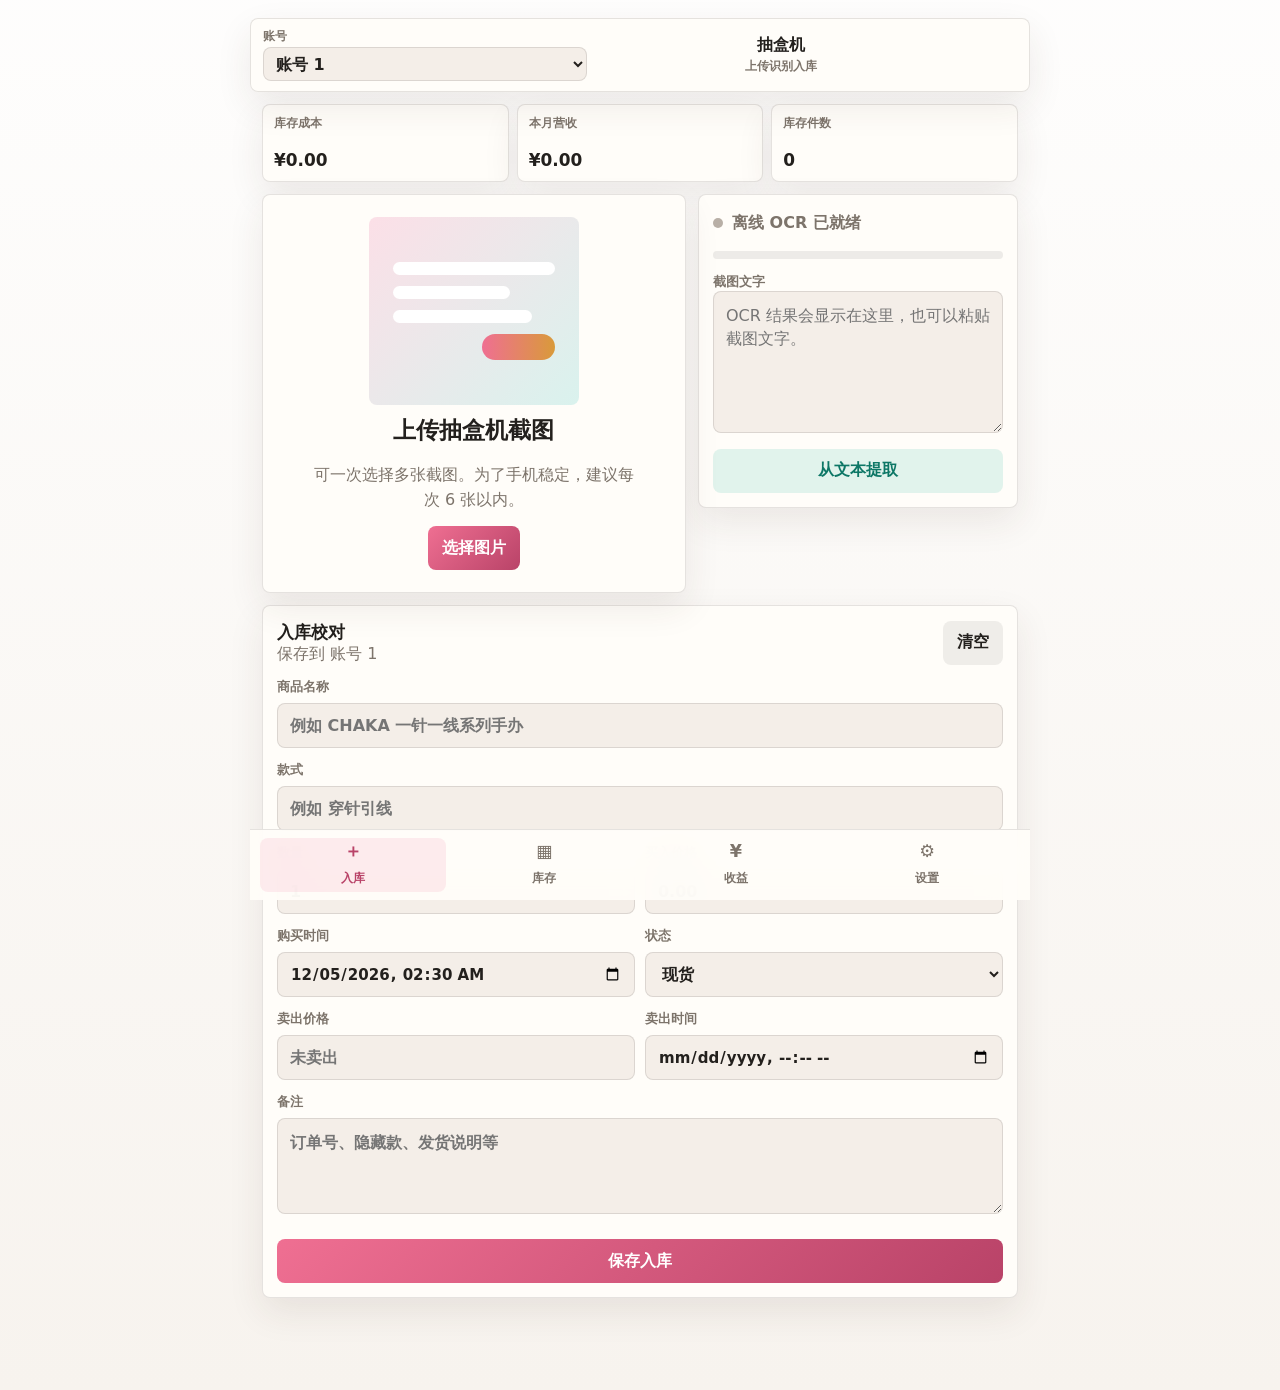
<file: index.html>
<!doctype html>
<html lang="zh-CN">
  <head>
    <meta charset="UTF-8" />
    <meta name="viewport" content="width=device-width, initial-scale=1.0, maximum-scale=1.0, viewport-fit=cover" />
    <meta name="theme-color" content="#f7f3ee" />
    <meta name="apple-mobile-web-app-capable" content="yes" />
    <meta name="apple-mobile-web-app-title" content="抽盒机" />
    <meta name="apple-mobile-web-app-status-bar-style" content="default" />
    <title>抽盒机记录器</title>
    <link rel="manifest" href="manifest.webmanifest" />
    <link rel="icon" href="icons/icon.svg" type="image/svg+xml" />
    <link rel="apple-touch-icon" href="icons/apple-touch-icon.png" />
    <link rel="stylesheet" href="styles.css" />
  </head>
  <body>
    <main class="app-shell">
      <header class="app-header">
        <label class="account-switcher" aria-label="当前账号">
          <span>账号</span>
          <select id="activeAccountSelect"></select>
        </label>
        <div class="header-title">
          <strong>抽盒机</strong>
          <span id="headerHint">上传识别入库</span>
        </div>
        <button class="icon-action hidden" type="button" id="installButton" aria-label="安装到手机桌面">↓</button>
      </header>

      <section class="summary-strip" aria-label="当前账号汇总">
        <div>
          <span id="spendLabel">库存成本</span>
          <strong id="monthTotal">¥0.00</strong>
        </div>
        <div>
          <span>本月营收</span>
          <strong id="monthRevenueTotal">¥0.00</strong>
        </div>
        <div>
          <span>库存件数</span>
          <strong id="entryCount">0</strong>
        </div>
      </section>

      <section class="tab-panel active" id="tabCapture" data-tab-panel="capture" aria-label="上传图片识别入库">
        <section class="upload-zone" id="dropZone">
          <input id="imageInput" type="file" accept="image/*" multiple />
          <div class="upload-empty" id="uploadEmpty">
            <div class="receipt-visual" aria-hidden="true">
              <span></span>
              <span></span>
              <span></span>
              <b></b>
            </div>
            <h1>上传抽盒机截图</h1>
            <p>可一次选择多张截图。为了手机稳定，建议每次 6 张以内。</p>
            <button class="primary-action" type="button" id="selectButton">选择图片</button>
          </div>
          <div class="preview-wrap hidden" id="previewWrap">
            <img id="previewImage" alt="商品图片预览" />
            <div class="preview-actions">
              <button type="button" id="replaceButton">更换</button>
              <button type="button" id="scanButton">识别图片</button>
            </div>
          </div>
        </section>

        <section class="batch-card hidden" id="batchPanel">
          <div class="section-head">
            <div>
              <h2>批量入库</h2>
              <p id="batchHint">已选择 0 张截图</p>
            </div>
            <button type="button" class="ghost-action" id="clearBatchButton">清空</button>
          </div>
          <div class="batch-list" id="batchList"></div>
          <button class="save-action" type="button" id="batchScanButton">批量识别并保存</button>
        </section>

        <section class="scan-card">
          <div class="scan-state">
            <span class="status-dot" id="statusDot"></span>
            <p id="scanStatus">离线 OCR 已就绪</p>
          </div>
          <div class="progress" aria-hidden="true">
            <span id="progressBar"></span>
          </div>
          <label for="rawText">截图文字</label>
          <textarea id="rawText" rows="5" placeholder="OCR 结果会显示在这里，也可以粘贴截图文字。"></textarea>
          <button class="secondary-action" type="button" id="parseButton">从文本提取</button>
        </section>

        <form class="entry-form" id="entryForm">
          <div class="section-head">
            <div>
              <h2>入库校对</h2>
              <p id="formAccountHint">保存到当前账号</p>
            </div>
            <button type="button" class="ghost-action" id="resetButton">清空</button>
          </div>

          <label class="hidden">
            账号
            <select id="accountInput"></select>
          </label>

          <label>
            商品名称
            <input id="productNameInput" type="text" placeholder="例如 CHAKA 一针一线系列手办" required />
          </label>

          <label>
            款式
            <input id="styleNameInput" type="text" placeholder="例如 穿针引线" />
          </label>
          <div class="style-suggestions hidden" id="styleSuggestions" aria-label="款式候选"></div>
          <div class="style-reference hidden" id="styleReference">
            <span>截图款式区域</span>
            <img id="styleReferenceImage" alt="截图款式区域放大图" />
          </div>

          <div class="field-row">
            <label>
              数量
              <input id="quantityInput" type="number" min="1" step="1" value="1" required />
            </label>
            <label>
              买入价格
              <input id="priceInput" type="number" min="0" step="0.01" placeholder="0.00" required />
            </label>
          </div>

          <div class="field-row">
            <label>
              购买时间
              <input id="purchaseTimeInput" type="datetime-local" required />
            </label>
            <label>
              状态
              <select id="saleTypeInput">
                <option>现货</option>
                <option>预售</option>
              </select>
            </label>
          </div>

          <div class="field-row">
            <label>
              卖出价格
              <input id="salePriceInput" type="number" min="0" step="0.01" placeholder="未卖出" />
            </label>
            <label>
              卖出时间
              <input id="saleTimeInput" type="datetime-local" />
            </label>
          </div>

          <label>
            备注
            <textarea id="noteInput" rows="3" placeholder="订单号、隐藏款、发货说明等"></textarea>
          </label>

          <button class="save-action" type="submit" id="saveButton">保存入库</button>
          <button class="danger-action hidden" type="button" id="formDeleteButton">删除这条记录</button>
        </form>
      </section>

      <section class="tab-panel" id="tabInventory" data-tab-panel="inventory" aria-label="资产库存">
        <div class="section-head">
          <div>
            <h2>资产库存</h2>
            <p id="inventoryHint">当前账号库存会自动合并同款</p>
          </div>
          <select id="statusFilter" aria-label="库存状态筛选">
            <option value="">全部状态</option>
            <option>现货</option>
            <option>预售</option>
          </select>
        </div>
        <div class="inventory-tools">
          <label for="inventorySearchInput">
            搜索库存
            <input id="inventorySearchInput" type="search" placeholder="输入款式名" autocomplete="off" />
          </label>
          <button type="button" class="ghost-action" id="soldHistoryToggle">显示已售历史</button>
        </div>
        <div class="state-pills" id="statePills"></div>
        <div class="stock-list" id="stockList"></div>
        <section class="ledger-panel hidden" id="soldHistoryPanel" aria-label="已售历史">
          <div class="section-head">
            <div>
              <h2>已售历史</h2>
              <p>当前账号卖出的款式记录</p>
            </div>
          </div>
          <div class="ledger-list" id="soldHistoryList"></div>
        </section>
        <section class="ledger-panel" aria-label="当前账号记录列表">
          <div class="section-head">
            <div>
              <h2>记录明细</h2>
              <p id="ledgerHint">点击编辑可修改买入或卖出信息</p>
            </div>
          </div>
          <div class="ledger-list" id="ledgerList"></div>
        </section>
      </section>

      <section class="tab-panel" id="tabStats" data-tab-panel="stats" aria-label="收益统计">
        <div class="section-head">
          <div>
            <h2>收益统计</h2>
            <p>按卖出时间统计</p>
          </div>
          <input id="statsMonthInput" type="month" aria-label="收益月份" />
        </div>
        <div class="stats-grid">
          <article>
            <span>卖出金额</span>
            <strong id="statsRevenue">¥0.00</strong>
          </article>
          <article>
            <span>利润</span>
            <strong id="statsProfit">¥0.00</strong>
          </article>
          <article>
            <span>已售件数</span>
            <strong id="statsSoldCount">0</strong>
          </article>
          <article>
            <span>本月支出</span>
            <strong id="statsSpend">¥0.00</strong>
          </article>
          <article>
            <span>回本率</span>
            <strong id="statsReturnRate">0%</strong>
          </article>
        </div>
        <section class="ledger-panel">
          <div class="section-head">
            <div>
              <h2>卖出记录</h2>
              <p>当前账号的月份明细</p>
            </div>
          </div>
          <div class="ledger-list" id="soldList"></div>
        </section>
        <section class="ledger-panel">
          <div class="section-head">
            <div>
              <h2>所有账号汇总</h2>
              <p>合计库存、成本、营收和利润</p>
            </div>
          </div>
          <div class="account-summary-list" id="allAccountSummary"></div>
        </section>
      </section>

      <section class="tab-panel" id="tabSettings" data-tab-panel="settings" aria-label="设置">
        <details class="settings-card">
          <summary>
            <span>账号名称</span>
            <small>编辑 6 个账号</small>
          </summary>
          <div class="account-name-grid" id="accountNameGrid"></div>
        </details>
        <section class="settings-card stock-search-panel" aria-label="按款式搜索库存">
          <div class="section-head">
            <div>
              <h2>搜索款式</h2>
              <p>查询款式在哪个账号</p>
            </div>
          </div>
          <label for="stockSearchInput">款式名</label>
          <input id="stockSearchInput" type="search" placeholder="输入款式名" autocomplete="off" />
          <div class="stock-search-results hidden" id="stockSearchResults"></div>
        </section>
        <section class="settings-card">
          <div class="section-head">
            <div>
              <h2>数据安全</h2>
              <p>先备份，再恢复或换手机</p>
            </div>
          </div>
          <div class="settings-actions">
            <button type="button" class="secondary-action" id="backupButton">备份全部数据</button>
            <button type="button" class="secondary-action" id="importDataButton">恢复/导入数据</button>
            <button type="button" class="secondary-action" id="exportButton">导出 CSV</button>
          </div>
          <p class="backup-reminder hidden" id="backupReminder"></p>
          <input class="hidden" id="importDataInput" type="file" accept=".json,.csv,text/csv,application/json" />
        </section>
        <section class="settings-card">
          <div class="section-head">
            <div>
              <h2>程序维护</h2>
              <p>更新页面文件，不会删除库存</p>
            </div>
          </div>
          <button type="button" class="secondary-action" id="refreshAppButton">更新程序缓存</button>
          <button type="button" class="danger-action" id="cleanupBadButton">清理错误识别记录</button>
          <p class="version-line" id="versionText"></p>
        </section>
      </section>

      <select class="hidden" id="accountFilter" aria-hidden="true"></select>
      <div class="hidden" id="accountProductsGrid"></div>

      <div class="sheet-backdrop hidden" id="sellSheet" aria-hidden="true">
        <section class="bottom-sheet" role="dialog" aria-modal="true" aria-labelledby="sellSheetTitle">
          <div class="sheet-handle" aria-hidden="true"></div>
          <div class="section-head">
            <div>
              <h2 id="sellSheetTitle">卖出库存</h2>
              <p id="sellSheetMeta">当前账号库存</p>
            </div>
            <button type="button" class="mini-action" id="sellCancelButton">取消</button>
          </div>
          <div class="field-row">
            <label>
              卖出数量
              <input id="sellQuantityInput" type="number" min="1" step="1" value="1" />
            </label>
            <label>
              单件卖出价
              <input id="sellUnitPriceInput" type="number" min="0" step="0.01" placeholder="0.00" />
            </label>
          </div>
          <label class="inline-check">
            <input id="sellSplitPricesInput" type="checkbox" />
            <span>每件卖出价不同</span>
          </label>
          <div class="split-price-list hidden" id="sellPriceLines"></div>
          <label>
            卖出时间
            <input id="sellTimeInput" type="datetime-local" />
          </label>
          <button type="button" class="save-action" id="sellConfirmButton">确认卖出</button>
        </section>
      </div>

      <div class="sheet-backdrop hidden" id="addStockSheet" aria-hidden="true">
        <section class="bottom-sheet" role="dialog" aria-modal="true" aria-labelledby="addStockTitle">
          <div class="sheet-handle" aria-hidden="true"></div>
          <div class="section-head">
            <div>
              <h2 id="addStockTitle">加库存</h2>
              <p id="addStockMeta">复制当前款式入库</p>
            </div>
            <button type="button" class="mini-action" id="addStockCancelButton">取消</button>
          </div>
          <div class="field-row">
            <label>
              新增数量
              <input id="addStockQuantityInput" type="number" min="1" step="1" value="1" />
            </label>
            <label>
              单件买入价
              <input id="addStockUnitPriceInput" type="number" min="0" step="0.01" placeholder="0.00" />
            </label>
          </div>
          <div class="generated-total">
            <span>生成买入总价</span>
            <strong id="addStockTotal">¥0.00</strong>
          </div>
          <div class="field-row">
            <label>
              购买时间
              <input id="addStockTimeInput" type="datetime-local" />
            </label>
            <label>
              状态
              <select id="addStockSaleTypeInput">
                <option>现货</option>
                <option>预售</option>
              </select>
            </label>
          </div>
          <button type="button" class="save-action" id="addStockConfirmButton">确认加库存</button>
        </section>
      </div>

      <nav class="tabbar" aria-label="任务栏">
        <button class="active" type="button" data-tab="capture">
          <span>＋</span>
          入库
        </button>
        <button type="button" data-tab="inventory">
          <span>▦</span>
          库存
        </button>
        <button type="button" data-tab="stats">
          <span>¥</span>
          收益
        </button>
        <button type="button" data-tab="settings">
          <span>⚙</span>
          设置
        </button>
      </nav>
    </main>

    <script src="vendor/tesseract/tesseract.min.js"></script>
    <script src="app.js"></script>
  </body>
</html>
</file>
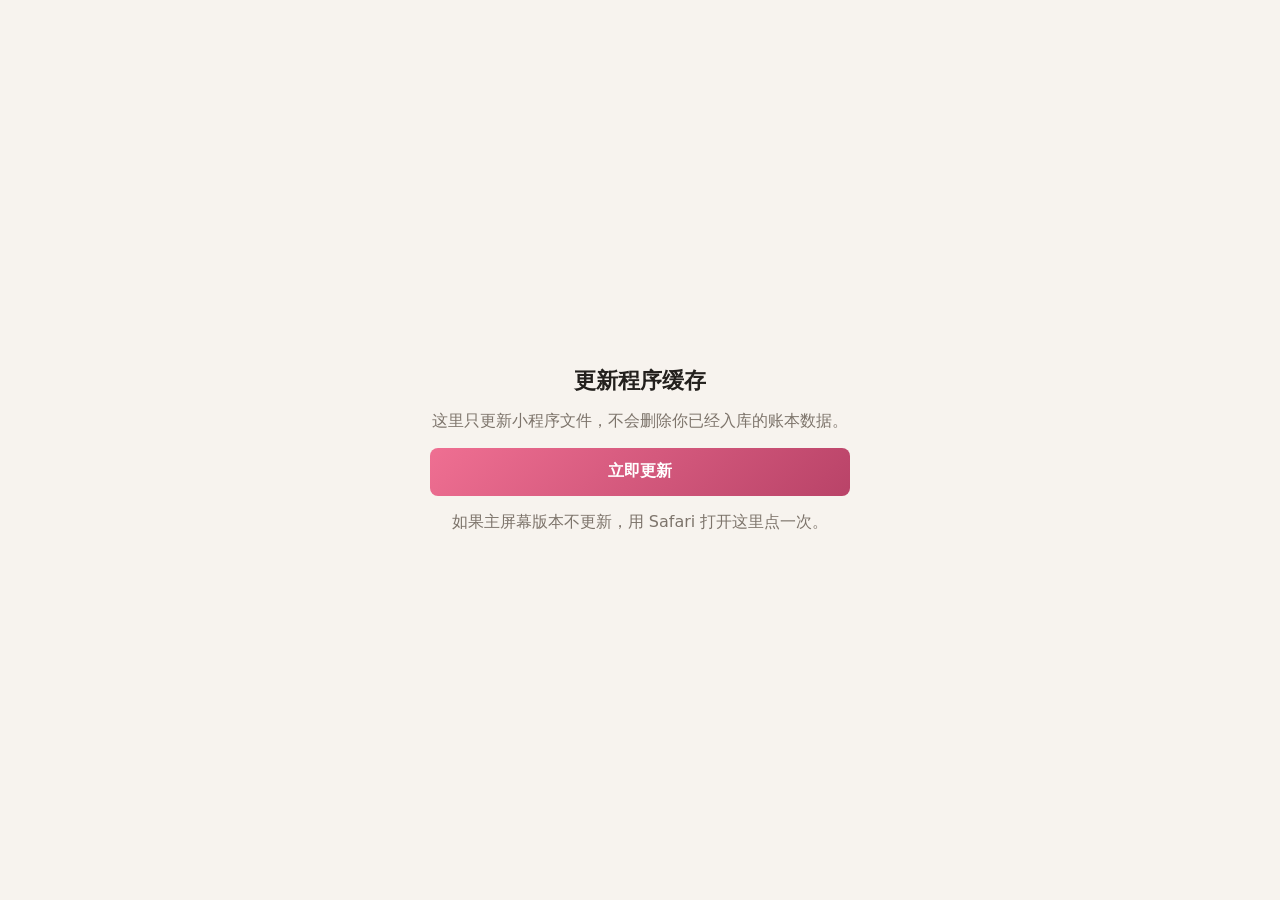
<file: update.html>
<!doctype html>
<html lang="zh-CN">
  <head>
    <meta charset="UTF-8" />
    <meta name="viewport" content="width=device-width, initial-scale=1.0" />
    <title>更新抽盒机</title>
    <style>
      body {
        margin: 0;
        min-height: 100vh;
        display: grid;
        place-items: center;
        background: #f7f3ee;
        color: #23201d;
        font-family: system-ui, -apple-system, BlinkMacSystemFont, "Segoe UI", sans-serif;
      }

      main {
        width: min(88vw, 420px);
        display: grid;
        gap: 14px;
        text-align: center;
      }

      h1 {
        margin: 0;
        font-size: 1.35rem;
      }

      p {
        margin: 0;
        color: #7d746b;
        line-height: 1.55;
      }

      button {
        min-height: 48px;
        border: 0;
        border-radius: 8px;
        background: linear-gradient(135deg, #ef6f92, #b94368);
        color: white;
        font: inherit;
        font-weight: 900;
      }
    </style>
  </head>
  <body>
    <main>
      <h1>更新程序缓存</h1>
      <p>这里只更新小程序文件，不会删除你已经入库的账本数据。</p>
      <button id="updateButton" type="button">立即更新</button>
      <p id="statusText">如果主屏幕版本不更新，用 Safari 打开这里点一次。</p>
    </main>
    <script>
      const statusText = document.querySelector("#statusText");
      document.querySelector("#updateButton").addEventListener("click", async () => {
        statusText.textContent = "正在清理旧程序缓存...";
        try {
          if ("serviceWorker" in navigator) {
            const registrations = await navigator.serviceWorker.getRegistrations();
            await Promise.all(registrations.map((registration) => registration.unregister()));
          }
          if ("caches" in window) {
            const keys = await caches.keys();
            await Promise.all(keys.map((key) => caches.delete(key)));
          }
          statusText.textContent = "更新完成，正在打开新版...";
          window.location.replace(`./?fresh=${Date.now()}`);
        } catch (error) {
          statusText.textContent = "更新失败，请关闭页面后再试一次。";
        }
      });
    </script>
  </body>
</html>
</file>
<file: styles.css>
:root {
  color-scheme: light;
  --bg: #f7f3ee;
  --ink: #23201d;
  --muted: #7d746b;
  --line: rgba(46, 38, 32, 0.12);
  --surface: #fffdf9;
  --surface-soft: #f4eee8;
  --rose: #ef6f92;
  --rose-dark: #b94368;
  --mint: #2eb89e;
  --blue: #426fd0;
  --amber: #d99a3a;
  --danger: #b2574f;
  --shadow: 0 14px 36px rgba(65, 48, 36, 0.09);
}

* {
  box-sizing: border-box;
}

html {
  touch-action: manipulation;
}

body {
  margin: 0;
  min-height: 100vh;
  -webkit-text-size-adjust: 100%;
  background:
    linear-gradient(180deg, rgba(255, 255, 255, 0.86), rgba(247, 243, 238, 0.92)),
    var(--bg);
  color: var(--ink);
  font-family:
    Inter, ui-sans-serif, system-ui, -apple-system, BlinkMacSystemFont, "Segoe UI",
    sans-serif;
}

body.sheet-open {
  overflow: hidden;
}

button,
input,
select,
textarea {
  font: inherit;
}

input,
select,
textarea {
  font-size: 16px;
}

button {
  cursor: pointer;
}

h1,
h2,
h3,
p {
  margin-top: 0;
}

h1 {
  margin-bottom: 8px;
  font-size: 1.42rem;
  line-height: 1.16;
  letter-spacing: 0;
}

h2 {
  margin-bottom: 4px;
  font-size: 1.08rem;
  letter-spacing: 0;
}

h3 {
  margin: 0 0 5px;
  font-size: 0.98rem;
}

p {
  color: var(--muted);
}

.app-shell {
  width: min(780px, 100%);
  min-height: 100vh;
  margin: 0 auto;
  padding:
    max(12px, env(safe-area-inset-top))
    max(12px, env(safe-area-inset-right))
    calc(92px + env(safe-area-inset-bottom))
    max(12px, env(safe-area-inset-left));
}

.app-header {
  position: sticky;
  top: 0;
  z-index: 20;
  min-height: 62px;
  margin: -12px -12px 12px;
  padding:
    max(10px, env(safe-area-inset-top))
    max(12px, env(safe-area-inset-right))
    10px
    max(12px, env(safe-area-inset-left));
  display: grid;
  grid-template-columns: minmax(118px, 0.88fr) minmax(0, 1fr) 42px;
  gap: 10px;
  align-items: center;
  background: rgba(255, 253, 249, 0.92);
  border-bottom: 1px solid var(--line);
  backdrop-filter: blur(18px);
}

.account-switcher {
  display: grid;
  gap: 3px;
}

.account-switcher span,
.summary-strip span,
.stats-grid span {
  color: var(--muted);
  font-size: 0.72rem;
  font-weight: 850;
}

.account-switcher select {
  height: 34px;
  border: 1px solid var(--line);
  border-radius: 8px;
  background: var(--surface-soft);
  color: var(--ink);
  padding: 0 8px;
  font-weight: 900;
}

.header-title {
  min-width: 0;
  text-align: center;
  display: grid;
  gap: 2px;
}

.header-title strong {
  font-size: 1rem;
}

.header-title span {
  color: var(--muted);
  font-size: 0.76rem;
  font-weight: 800;
}

.icon-action {
  width: 40px;
  height: 40px;
  border: 0;
  border-radius: 8px;
  background: var(--rose);
  color: #fff;
  font-size: 1.1rem;
  font-weight: 950;
}

.summary-strip {
  display: grid;
  grid-template-columns: repeat(3, minmax(0, 1fr));
  gap: 8px;
  margin-bottom: 12px;
}

.summary-strip > div,
.stats-grid article,
.upload-zone,
.scan-card,
.entry-form,
.ledger-panel,
.settings-card {
  border: 1px solid var(--line);
  border-radius: 8px;
  background: var(--surface);
  box-shadow: var(--shadow);
}

.summary-strip > div {
  min-height: 78px;
  padding: 11px;
  display: grid;
  align-content: space-between;
}

.summary-strip strong {
  font-size: 1.06rem;
  line-height: 1.05;
}

.tab-panel {
  display: none;
  gap: 12px;
}

.tab-panel.active {
  display: grid;
}

.upload-zone {
  position: relative;
  min-height: 310px;
  overflow: hidden;
}

.upload-zone.dragging {
  border-color: var(--rose);
  box-shadow:
    var(--shadow),
    0 0 0 4px rgba(239, 111, 146, 0.15);
}

#imageInput {
  position: absolute;
  width: 1px;
  height: 1px;
  opacity: 0;
  pointer-events: none;
}

.upload-empty {
  min-height: 310px;
  padding: 22px;
  display: grid;
  place-items: center;
  align-content: center;
  gap: 12px;
  text-align: center;
}

.upload-empty p {
  max-width: 330px;
  margin-bottom: 2px;
  line-height: 1.55;
}

.receipt-visual {
  width: min(210px, 76%);
  aspect-ratio: 1.12;
  padding: 24px;
  border-radius: 8px;
  background:
    linear-gradient(135deg, rgba(239, 111, 146, 0.22), rgba(46, 184, 158, 0.18)),
    #fff;
  display: grid;
  gap: 11px;
  align-content: center;
}

.receipt-visual span,
.receipt-visual b {
  display: block;
  height: 13px;
  border-radius: 999px;
  background: #fff;
}

.receipt-visual span:nth-child(2) {
  width: 72%;
}

.receipt-visual span:nth-child(3) {
  width: 86%;
}

.receipt-visual b {
  width: 45%;
  height: 26px;
  justify-self: end;
  background: linear-gradient(90deg, var(--rose), var(--amber));
}

.preview-wrap {
  position: relative;
  min-height: 310px;
  background: #1f1b18;
}

.preview-wrap img {
  width: 100%;
  height: 100%;
  min-height: 310px;
  object-fit: contain;
  display: block;
}

.preview-actions {
  position: absolute;
  left: 12px;
  right: 12px;
  bottom: 12px;
  display: grid;
  grid-template-columns: 1fr 1fr;
  gap: 8px;
}

.primary-action,
.secondary-action,
.save-action,
.preview-actions button,
.ghost-action,
.mini-action {
  min-height: 44px;
  border: 0;
  border-radius: 8px;
  padding: 0 14px;
  font-weight: 900;
}

.primary-action,
.save-action,
.preview-actions button:last-child {
  background: linear-gradient(135deg, var(--rose), var(--rose-dark));
  color: #fff;
}

.secondary-action {
  background: rgba(46, 184, 158, 0.14);
  color: #0d7766;
}

.danger-action {
  width: 100%;
  min-height: 44px;
  margin-top: 10px;
  border: 0;
  border-radius: 8px;
  background: rgba(178, 87, 79, 0.13);
  color: var(--danger);
  font-weight: 900;
}

.ghost-action,
.preview-actions button:first-child,
.mini-action {
  background: rgba(35, 32, 29, 0.07);
  color: var(--ink);
}

.scan-card,
.entry-form,
.ledger-panel,
.settings-card,
.batch-card {
  padding: 14px;
}

.scan-state {
  display: flex;
  gap: 9px;
  align-items: center;
  min-height: 28px;
}

.scan-state p {
  margin: 0;
  font-weight: 850;
}

.status-dot {
  width: 10px;
  height: 10px;
  border-radius: 50%;
  background: #b8afa6;
  flex: 0 0 auto;
}

.status-dot.active {
  background: var(--mint);
  box-shadow: 0 0 0 6px rgba(46, 184, 158, 0.13);
}

.status-dot.warn {
  background: var(--danger);
}

.progress {
  height: 8px;
  margin: 14px 0;
  border-radius: 999px;
  overflow: hidden;
  background: rgba(35, 32, 29, 0.08);
}

.progress span {
  display: block;
  width: 0%;
  height: 100%;
  border-radius: inherit;
  background: linear-gradient(90deg, var(--rose), var(--mint));
  transition: width 180ms ease;
}

label {
  display: grid;
  gap: 7px;
  color: var(--muted);
  font-size: 0.84rem;
  font-weight: 850;
}

input,
select,
textarea {
  width: 100%;
  border: 1px solid var(--line);
  border-radius: 8px;
  background: var(--surface-soft);
  color: var(--ink);
  outline: none;
}

input,
select {
  height: 45px;
  padding: 0 12px;
}

input[type="datetime-local"],
input[type="month"] {
  font-size: 0.94rem;
  font-weight: 800;
  letter-spacing: 0;
}

textarea {
  resize: vertical;
  padding: 12px;
  line-height: 1.45;
}

input:focus,
select:focus,
textarea:focus {
  border-color: var(--rose);
  box-shadow: 0 0 0 3px rgba(239, 111, 146, 0.13);
}

.scan-card .secondary-action,
.settings-card .secondary-action,
.save-action,
.batch-card .save-action {
  width: 100%;
  margin-top: 12px;
}

.batch-card {
  display: grid;
  gap: 12px;
  border: 1px solid var(--line);
  border-radius: 8px;
  background: var(--surface);
  box-shadow: var(--shadow);
}

.batch-list {
  display: grid;
  gap: 8px;
  max-height: 260px;
  overflow: auto;
}

.batch-item {
  min-height: 58px;
  padding: 10px;
  display: grid;
  grid-template-columns: 34px minmax(0, 1fr);
  gap: 10px;
  align-items: center;
  border: 1px solid var(--line);
  border-radius: 8px;
  background: var(--surface-soft);
}

.batch-item span {
  width: 34px;
  height: 34px;
  display: grid;
  place-items: center;
  border-radius: 8px;
  background: #fff;
  color: var(--rose-dark);
  font-weight: 950;
}

.batch-item strong {
  display: block;
  overflow: hidden;
  text-overflow: ellipsis;
  white-space: nowrap;
  font-size: 0.9rem;
}

.batch-item small {
  color: var(--muted);
  font-weight: 800;
}

.batch-item.active {
  border-color: rgba(239, 111, 146, 0.52);
  background: rgba(239, 111, 146, 0.1);
}

.batch-item.done span {
  background: rgba(46, 184, 158, 0.14);
  color: #0d7766;
}

.entry-form {
  display: grid;
  gap: 13px;
}

.section-head {
  display: flex;
  justify-content: space-between;
  gap: 12px;
  align-items: center;
}

.section-head h2,
.section-head p {
  margin-bottom: 0;
}

.section-head select,
.section-head input {
  width: auto;
  min-width: 108px;
}

.field-row {
  display: grid;
  grid-template-columns: repeat(2, minmax(0, 1fr));
  gap: 10px;
}

.inventory-tools {
  display: grid;
  grid-template-columns: minmax(0, 1fr) auto;
  gap: 8px;
  align-items: end;
}

.inventory-tools .ghost-action {
  min-width: 112px;
}

.inline-check {
  display: flex;
  align-items: center;
  gap: 8px;
  color: var(--ink);
}

.inline-check input {
  width: 18px;
  height: 18px;
  flex: 0 0 auto;
}

.split-price-list {
  display: grid;
  grid-template-columns: repeat(2, minmax(0, 1fr));
  gap: 8px;
  padding: 10px;
  border: 1px solid var(--line);
  border-radius: 8px;
  background: rgba(46, 184, 158, 0.08);
}

.generated-total {
  min-height: 54px;
  padding: 10px 12px;
  display: flex;
  justify-content: space-between;
  align-items: center;
  gap: 12px;
  border: 1px solid rgba(46, 184, 158, 0.22);
  border-radius: 8px;
  background: rgba(46, 184, 158, 0.1);
}

.generated-total span {
  color: var(--muted);
  font-size: 0.82rem;
  font-weight: 900;
}

.generated-total strong {
  font-size: 1.08rem;
  font-weight: 950;
}

.stock-search-panel {
  display: grid;
  gap: 8px;
}

.stock-search-panel label {
  color: var(--muted);
  font-size: 0.86rem;
  font-weight: 900;
}

.stock-search-results {
  display: grid;
  gap: 8px;
}

.search-result-card {
  display: grid;
  gap: 6px;
  border: 1px solid var(--line);
  border-radius: 8px;
  padding: 10px 12px;
  background: rgba(255, 253, 249, 0.82);
}

.search-result-card div {
  display: flex;
  justify-content: space-between;
  gap: 10px;
  align-items: center;
}

.search-result-card span,
.search-result-card p,
.search-empty {
  margin: 0;
  color: var(--muted);
  font-size: 0.86rem;
}

.version-line {
  margin: 4px 0 0;
  color: var(--muted);
  font-size: 0.82rem;
  text-align: center;
}

.sheet-backdrop {
  position: fixed;
  inset: 0;
  z-index: 60;
  display: grid;
  align-items: end;
  background: rgba(35, 32, 29, 0.34);
  padding:
    16px
    max(12px, env(safe-area-inset-right))
    max(12px, env(safe-area-inset-bottom))
    max(12px, env(safe-area-inset-left));
}

.bottom-sheet {
  width: min(780px, 100%);
  margin: 0 auto;
  display: grid;
  gap: 13px;
  padding: 10px 14px 14px;
  border: 1px solid var(--line);
  border-radius: 8px;
  background: var(--surface);
  box-shadow: 0 24px 60px rgba(35, 32, 29, 0.24);
}

.sheet-handle {
  width: 44px;
  height: 4px;
  justify-self: center;
  border-radius: 999px;
  background: rgba(35, 32, 29, 0.22);
}

.style-suggestions {
  display: flex;
  flex-wrap: wrap;
  gap: 8px;
  margin-top: -4px;
}

.style-suggestions button {
  min-height: 34px;
  border: 0;
  border-radius: 999px;
  padding: 0 12px;
  background: rgba(239, 111, 146, 0.12);
  color: var(--rose-dark);
  font-size: 0.82rem;
  font-weight: 900;
}

.style-reference {
  display: grid;
  gap: 8px;
  padding: 10px;
  border: 1px solid var(--line);
  border-radius: 8px;
  background: #fff;
}

.style-reference span {
  color: var(--muted);
  font-size: 0.78rem;
  font-weight: 900;
}

.style-reference img {
  width: 100%;
  max-height: 150px;
  object-fit: contain;
  border-radius: 8px;
  background: var(--surface-soft);
}

.state-pills {
  display: grid;
  grid-template-columns: repeat(3, minmax(0, 1fr));
  gap: 8px;
}

.stats-grid {
  display: grid;
  grid-template-columns: repeat(auto-fit, minmax(128px, 1fr));
  gap: 8px;
}

.state-pill,
.stats-grid article {
  min-height: 86px;
  padding: 12px;
  border: 1px solid var(--line);
  border-radius: 8px;
  background: var(--surface);
  display: grid;
  align-content: space-between;
}

.state-title {
  display: flex;
  align-items: center;
  gap: 7px;
  font-weight: 900;
}

.state-dot {
  width: 10px;
  height: 10px;
  border-radius: 50%;
  flex: 0 0 auto;
}

.state-pill strong,
.stats-grid strong {
  display: block;
  font-size: 1.08rem;
  line-height: 1.05;
}

.stats-grid article:nth-child(1) {
  background: linear-gradient(180deg, rgba(46, 184, 158, 0.12), var(--surface));
}

.stats-grid article:nth-child(2) {
  background: linear-gradient(180deg, rgba(239, 111, 146, 0.13), var(--surface));
}

.stats-grid article:nth-child(3) {
  background: linear-gradient(180deg, rgba(217, 154, 58, 0.16), var(--surface));
}

.state-meta {
  color: var(--muted);
  font-size: 0.78rem;
}

.stock-list,
.ledger-list,
.account-summary-list {
  display: grid;
  gap: 9px;
}

.ledger-list {
  margin-top: 12px;
}

.stock-card,
.ledger-entry {
  display: grid;
  gap: 10px;
  align-items: center;
  border: 1px solid var(--line);
  border-radius: 8px;
  background: var(--surface);
}

.stock-card {
  grid-template-columns: 90px minmax(0, 1fr);
  padding: 12px;
  align-items: start;
  transition:
    border-color 160ms ease,
    transform 160ms ease;
}

.ledger-entry {
  grid-template-columns: 62px minmax(0, 1fr);
  padding: 10px 11px;
  align-items: start;
}

.stock-image,
.ledger-thumb {
  object-fit: cover;
  border-radius: 8px;
  background:
    linear-gradient(135deg, rgba(239, 111, 146, 0.16), rgba(46, 184, 158, 0.14)),
    #f4eee8;
}

.stock-image {
  width: 82px;
  height: 82px;
}

.ledger-thumb {
  width: 62px;
  height: 62px;
}

.stock-card h3,
.ledger-entry h3 {
  overflow: hidden;
  text-overflow: ellipsis;
  white-space: nowrap;
}

.stock-card h3 {
  margin-bottom: 5px;
  font-size: 1.1rem;
  line-height: 1.12;
}

.stock-series {
  margin: 0 0 8px;
  color: var(--muted);
  font-size: 0.78rem;
  line-height: 1.34;
}

.ledger-entry p {
  margin: 0;
  color: var(--muted);
  font-size: 0.84rem;
}

.stock-main {
  min-width: 0;
}

.tag-line {
  display: flex;
  flex-wrap: wrap;
  gap: 6px;
  margin-top: 8px;
}

.ledger-tag {
  min-height: 23px;
  display: inline-flex;
  align-items: center;
  border-radius: 999px;
  padding: 0 8px;
  background: rgba(35, 32, 29, 0.07);
  color: var(--muted);
  font-size: 0.74rem;
  font-weight: 850;
}

.ledger-tag.state {
  color: #fff;
}

.ledger-tag.sold {
  background: rgba(46, 184, 158, 0.14);
  color: #0d7766;
}

.ledger-side {
  display: grid;
  gap: 6px;
}

.ledger-main {
  min-width: 0;
}

.ledger-footer {
  margin-top: 10px;
  display: flex;
  justify-content: space-between;
  align-items: center;
  gap: 10px;
}

.ledger-footer.compact {
  margin-top: 8px;
}

.ledger-actions {
  display: flex;
  gap: 6px;
  align-items: center;
}

.stock-actions {
  grid-column: 2;
  display: grid;
  gap: 6px;
  align-items: center;
  margin-top: 10px;
}

.stock-more-menu {
  grid-column: 2;
  display: grid;
  grid-template-columns: repeat(2, minmax(0, 1fr));
  gap: 6px;
  padding-top: 8px;
  margin-top: 2px;
  border-top: 1px solid rgba(35, 32, 29, 0.08);
}

.stock-detail-grid {
  grid-column: 1 / -1;
  display: grid;
  gap: 7px;
  padding-top: 4px;
}

.stock-detail-row {
  display: grid;
  grid-template-columns: minmax(0, 1fr) auto;
  gap: 8px;
  align-items: center;
  padding: 9px;
  border-radius: 8px;
  background: var(--surface-soft);
}

.stock-detail-row strong,
.stock-detail-row span {
  display: block;
}

.stock-detail-row strong {
  font-size: 0.86rem;
}

.stock-detail-row span {
  margin-top: 2px;
  color: var(--muted);
  font-size: 0.78rem;
  font-weight: 850;
}

.detail-actions {
  display: flex;
  gap: 6px;
}

.ledger-amount {
  white-space: nowrap;
  font-weight: 950;
  font-size: 1.02rem;
}

.mini-action {
  min-height: 32px;
  flex: 0 0 auto;
  padding: 0 10px;
  border-radius: 8px;
}

.mini-action.sold {
  background: linear-gradient(135deg, var(--mint), #1a8f7b);
  color: #fff;
}

.mini-action.add-stock {
  background: rgba(239, 111, 146, 0.12);
  color: var(--rose-dark);
}

.mini-action.arrival {
  background: rgba(66, 111, 208, 0.12);
  color: var(--blue);
}

.mini-action.more {
  background: rgba(35, 32, 29, 0.07);
  color: var(--ink);
  padding: 0;
  font-size: 1.15rem;
  line-height: 1;
}

.danger-mini {
  background: rgba(178, 87, 79, 0.13);
  color: var(--danger);
}

.ledger-empty {
  min-height: 180px;
  display: grid;
  place-items: center;
  padding: 16px;
  color: var(--muted);
  text-align: center;
  border: 1px dashed var(--line);
  border-radius: 8px;
  background: rgba(255, 253, 249, 0.72);
}

.account-summary-row {
  display: grid;
  grid-template-columns: minmax(90px, 1fr) repeat(4, auto);
  gap: 8px;
  align-items: center;
  padding: 12px;
  border: 1px solid var(--line);
  border-radius: 8px;
  background: var(--surface);
  font-size: 0.82rem;
}

.account-summary-row strong {
  min-width: 0;
  overflow: hidden;
  text-overflow: ellipsis;
  white-space: nowrap;
}

.account-summary-row span {
  color: var(--muted);
  font-weight: 850;
  white-space: nowrap;
}

.account-summary-row.total {
  background: rgba(239, 111, 146, 0.1);
  border-color: rgba(239, 111, 146, 0.26);
}

.account-summary-row.total span {
  color: var(--ink);
}

.settings-card {
  display: grid;
  gap: 12px;
}

.settings-actions {
  display: grid;
  grid-template-columns: repeat(3, minmax(0, 1fr));
  gap: 8px;
}

.backup-reminder {
  margin: 0;
  padding: 10px 12px;
  border: 1px solid rgba(217, 154, 58, 0.32);
  border-radius: 8px;
  background: rgba(217, 154, 58, 0.12);
  color: #8a5f1e;
  font-size: 0.84rem;
  font-weight: 850;
}

.settings-card summary {
  min-height: 46px;
  display: flex;
  justify-content: space-between;
  align-items: center;
  gap: 12px;
  cursor: pointer;
  font-weight: 950;
  list-style: none;
}

.settings-card summary::-webkit-details-marker {
  display: none;
}

.settings-card summary small {
  color: var(--muted);
  font-weight: 850;
}

.account-name-grid {
  display: grid;
  gap: 10px;
}

.tabbar {
  position: fixed;
  left: 50%;
  bottom: 0;
  z-index: 30;
  width: min(780px, 100%);
  transform: translateX(-50%);
  padding:
    8px
    max(10px, env(safe-area-inset-right))
    max(8px, env(safe-area-inset-bottom))
    max(10px, env(safe-area-inset-left));
  display: grid;
  grid-template-columns: repeat(4, minmax(0, 1fr));
  gap: 6px;
  border-top: 1px solid var(--line);
  background: rgba(255, 253, 249, 0.94);
  backdrop-filter: blur(18px);
}

.tabbar button {
  min-height: 54px;
  border: 0;
  border-radius: 8px;
  background: transparent;
  color: var(--muted);
  display: grid;
  place-items: center;
  gap: 2px;
  font-size: 0.76rem;
  font-weight: 900;
}

.tabbar button span {
  font-size: 1.1rem;
  line-height: 1;
}

.tabbar button.active {
  background: rgba(239, 111, 146, 0.12);
  color: var(--rose-dark);
}

.hidden {
  display: none !important;
}

@media (min-width: 860px) {
  .app-shell {
    padding-top: 18px;
  }

  .app-header {
    margin-top: 0;
    border: 1px solid var(--line);
    border-radius: 8px;
    box-shadow: var(--shadow);
  }

  #tabCapture.active {
    grid-template-columns: minmax(0, 1.18fr) minmax(320px, 0.82fr);
    align-items: start;
  }

  #tabCapture .entry-form {
    grid-column: 1 / -1;
  }
}

@media (max-width: 460px) {
  .app-header {
    grid-template-columns: minmax(112px, 1fr) minmax(92px, 0.72fr) 36px;
  }

  .header-title {
    text-align: right;
  }

  .icon-action {
    width: 36px;
    height: 36px;
  }

  .summary-strip,
  .state-pills,
  .stats-grid {
    gap: 7px;
  }

  .summary-strip > div,
  .state-pill,
  .stats-grid article {
    padding: 10px 8px;
  }

  .summary-strip strong,
  .state-pill strong,
  .stats-grid strong {
    font-size: 0.96rem;
  }

  .field-row {
    grid-template-columns: 1fr;
  }

  input[type="datetime-local"],
  input[type="month"] {
    padding: 0 8px;
    font-size: 0.84rem;
  }

  .inventory-tools,
  .split-price-list {
    grid-template-columns: 1fr;
  }

  .stock-card {
    grid-template-columns: 72px minmax(0, 1fr);
  }

  .stock-actions {
    grid-column: 2;
    justify-self: start;
    max-width: 100%;
  }

  .stock-detail-row {
    grid-template-columns: 1fr;
  }

  .detail-actions {
    justify-content: flex-start;
  }

  .stock-image {
    width: 72px;
    height: 72px;
  }

  .ledger-entry {
    grid-template-columns: 54px minmax(0, 1fr);
    padding: 9px;
  }

  .ledger-thumb {
    width: 54px;
    height: 54px;
  }

  .ledger-footer {
    align-items: flex-end;
  }

  .ledger-actions .mini-action {
    min-width: 58px;
  }

  .account-summary-row {
    grid-template-columns: 1fr 1fr;
  }

  .account-summary-row strong {
    grid-column: 1 / -1;
  }

  .settings-actions {
    grid-template-columns: 1fr;
  }

  .bottom-sheet {
    padding: 10px 12px 12px;
  }
}
</file>
